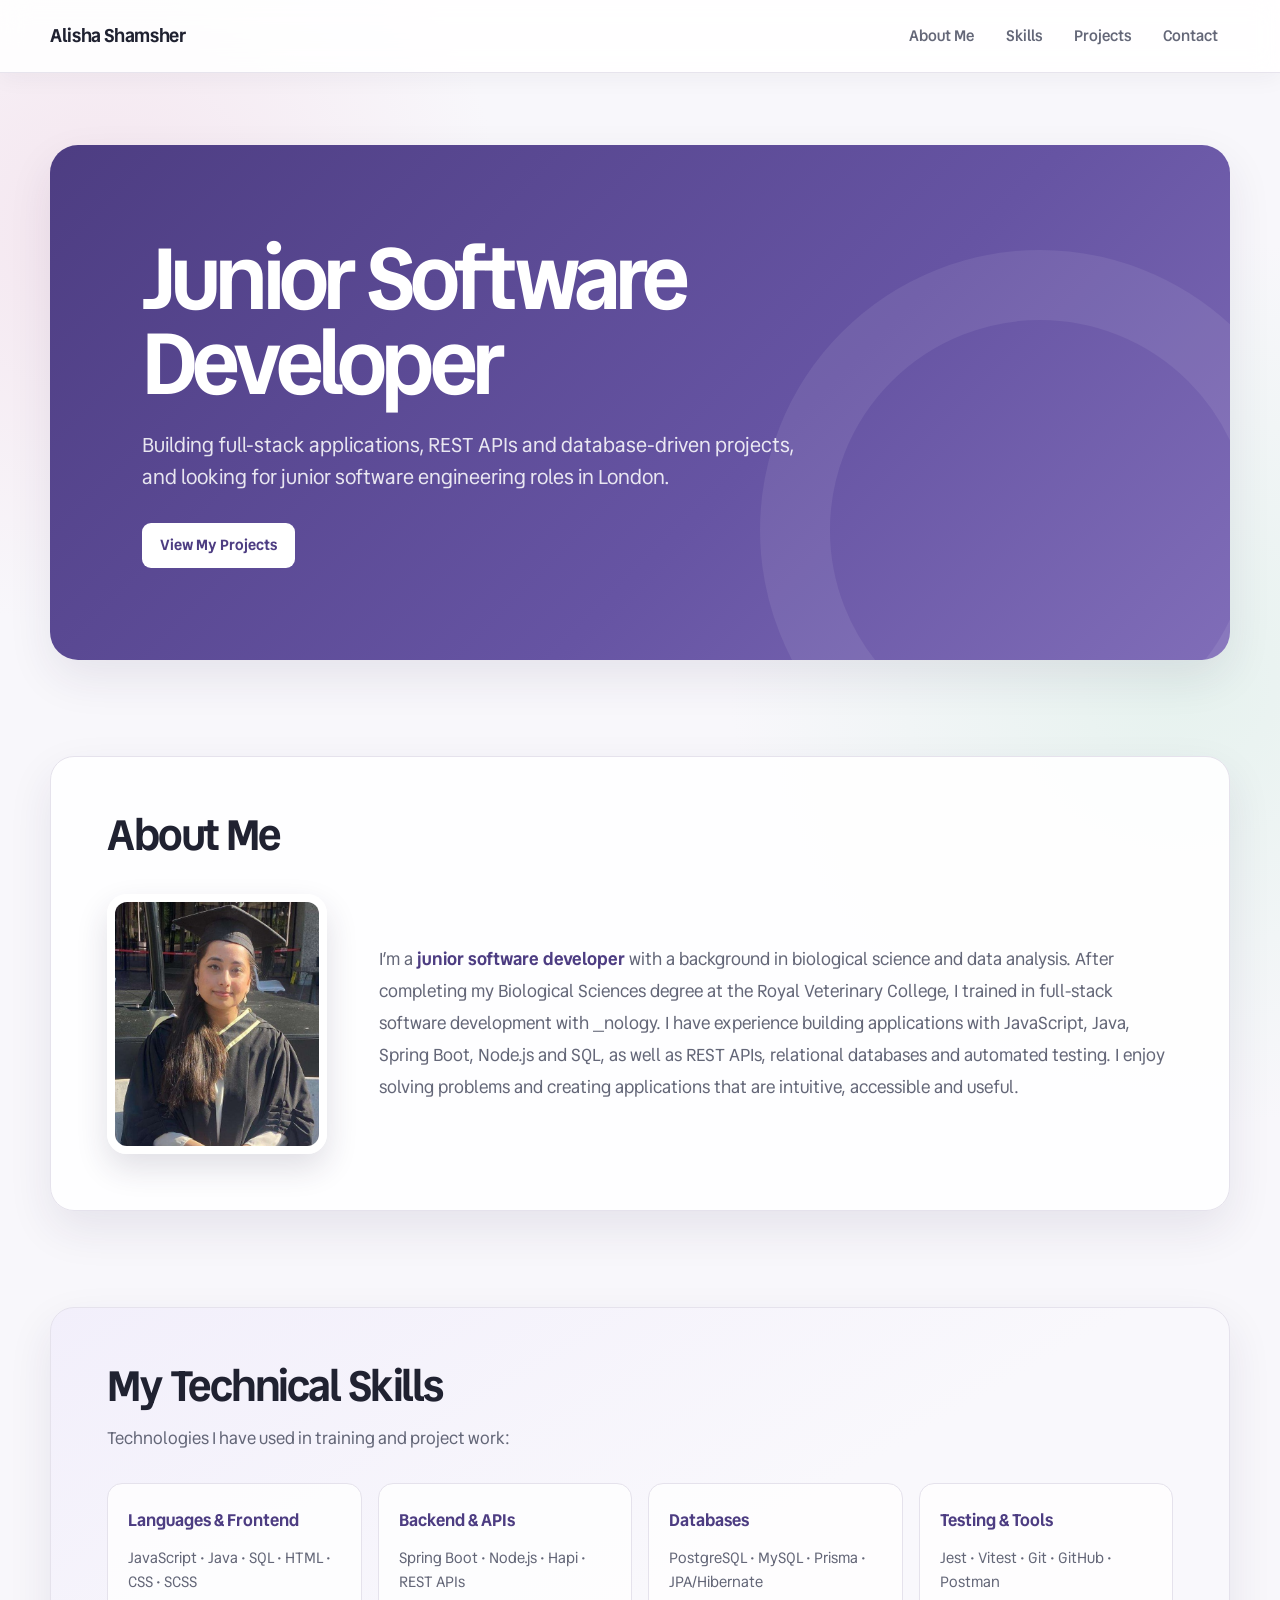
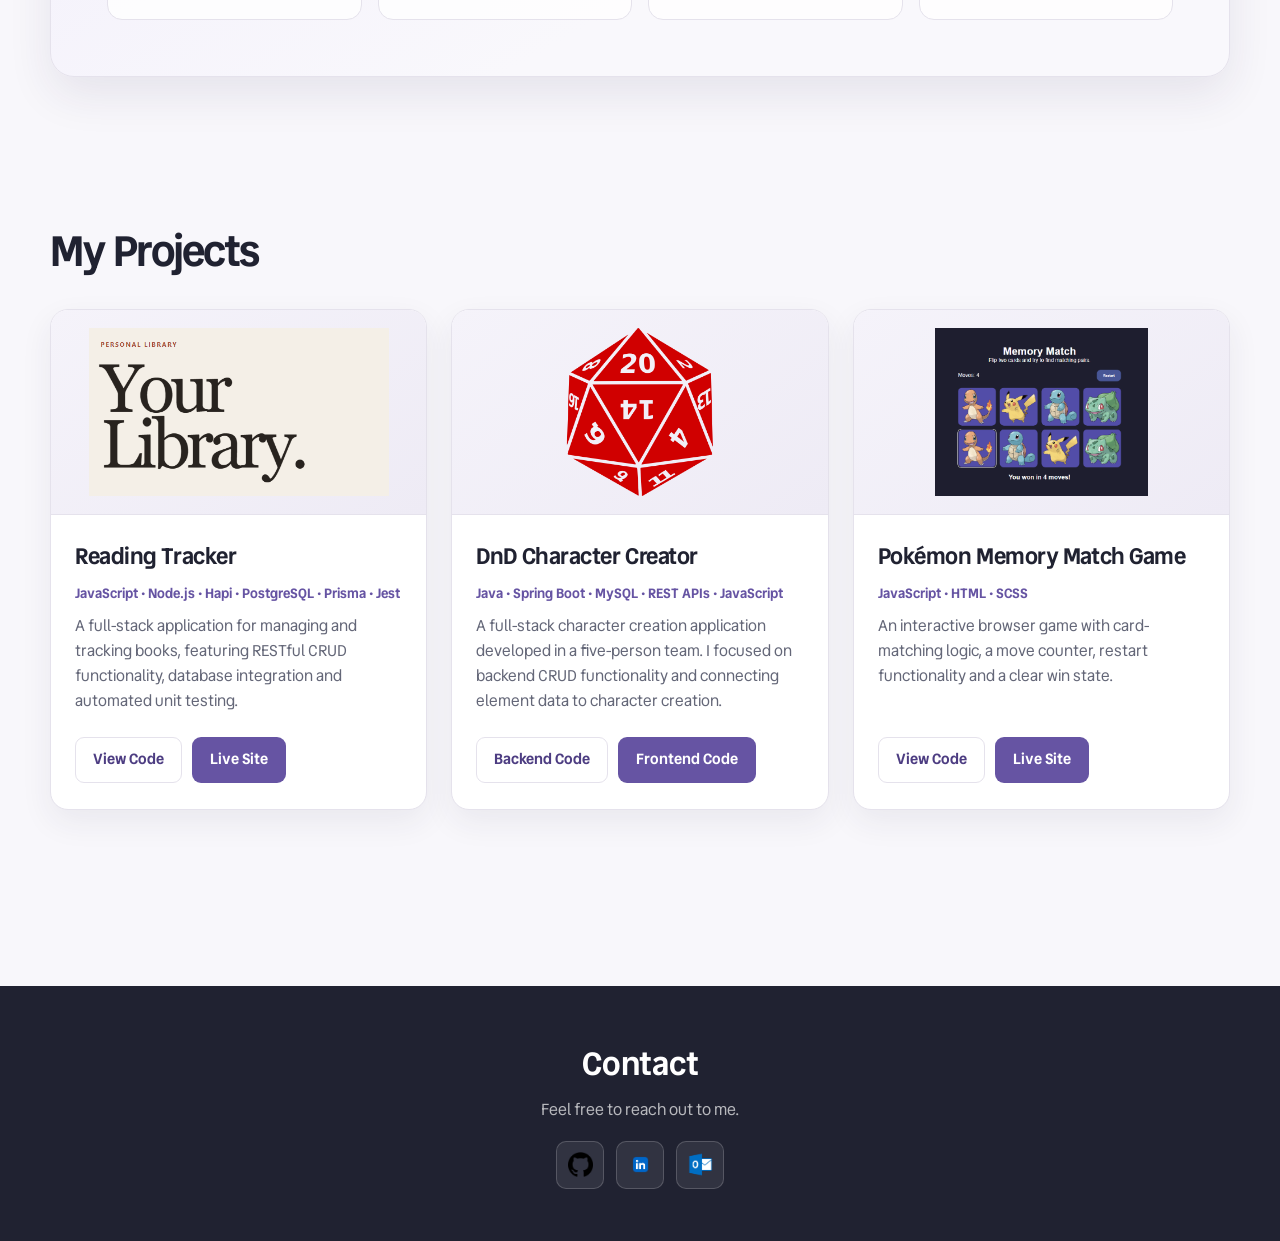
<file: index.html>
<!DOCTYPE html>
<html lang="en">
<head>
    <meta charset="UTF-8">
    <meta name="viewport" content="width=device-width, initial-scale=1.0">
    <meta name="description" content="Portfolio of Alisha Shamsher, a junior software developer based in London.">
    <link rel="preconnect" href="https://fonts.googleapis.com">
    <link rel="preconnect" href="https://fonts.gstatic.com" crossorigin>
    <link href="https://fonts.googleapis.com/css2?family=Vend+Sans:ital,wght@0,300..700;1,300..700&display=swap" rel="stylesheet">
    <link rel="stylesheet" href="port_style.css">
    <title>Alisha Shamsher | Junior Software Developer</title>
</head>
<body>
    <nav class="nav" aria-label="Main navigation">
        <a class="nav__brand" href="#top">Alisha Shamsher</a>

        <div class="nav__links">
            <a href="#about">About Me</a>
            <a href="#skills">Skills</a>
            <a href="#projects">Projects</a>
            <a href="#contact">Contact</a>
        </div>
    </nav>

    <main class="main-body" id="top">
        <header class="header">
            <h1>Junior Software Developer</h1>
            <p>
                Building full-stack applications, REST APIs and database-driven
                projects, and looking for junior software engineering roles in London.
            </p>
            <a class="primary-button" href="#projects">View My Projects</a>
        </header>

        <section class="about" id="about">
            <h2>About Me</h2>

            <div class="about__content">
                <img
                    class="about__profile-pic"
                    src="./Profile_pic.jpg"
                    alt="Alisha Shamsher"
                    width="200"
                >

                <p>
                    I’m a <span class="emphasis">junior software developer</span>
                    with a background in biological science and data analysis. After
                    completing my Biological Sciences degree at the Royal Veterinary
                    College, I trained in full-stack software development with _nology.
                    I have experience building applications with JavaScript, Java,
                    Spring Boot, Node.js and SQL, as well as REST APIs, relational
                    databases and automated testing. I enjoy solving problems and
                    creating applications that are intuitive, accessible and useful.
                </p>
            </div>
        </section>

        <section class="skills" id="skills">
            <h2>My Technical Skills</h2>
            <p>Technologies I have used in training and project work:</p>

            <div class="skills__categories">
                <article class="skills__category">
                    <h3>Languages & Frontend</h3>
                    <p>JavaScript • Java • SQL • HTML • CSS • SCSS</p>
                </article>

                <article class="skills__category">
                    <h3>Backend & APIs</h3>
                    <p>Spring Boot • Node.js • Hapi • REST APIs</p>
                </article>

                <article class="skills__category">
                    <h3>Databases</h3>
                    <p>PostgreSQL • MySQL • Prisma • JPA/Hibernate</p>
                </article>

                <article class="skills__category">
                    <h3>Testing & Tools</h3>
                    <p>Jest • Vitest • Git • GitHub • Postman</p>
                </article>
            </div>
        </section>

        <section class="project-section" id="projects">
            <h2>My Projects</h2>

            <div class="project">
                <article class="project__card">
                    <img src="./Reading_tracker.png" alt="Reading Tracker project preview">
                    <h3>Reading Tracker</h3>
                    <p class="project__technologies">
                        JavaScript • Node.js • Hapi • PostgreSQL • Prisma • Jest
                    </p>
                    <p>
                        A full-stack application for managing and tracking books,
                        featuring RESTful CRUD functionality, database integration
                        and automated unit testing.
                    </p>
                    <div class="project__buttons">
                        <a class="project__button" href="https://github.com/ASham-02/Reading-tracker/tree/main" target="_blank" rel="noopener noreferrer">View Code</a>
                        <a class="project__button" href="https://reading-tracker-1-t5y5.onrender.com" target="_blank" rel="noopener noreferrer">Live Site</a>
                    </div>
                </article>

                <article class="project__card">
                    <img src="./twenty-sided-dice.png" alt="DnD Character Creator project preview">
                    <h3>DnD Character Creator</h3>
                    <p class="project__technologies">
                        Java • Spring Boot • MySQL • REST APIs • JavaScript
                    </p>
                    <p>
                        A full-stack character creation application developed in a
                        five-person team. I focused on backend CRUD functionality and
                        connecting element data to character creation.
                    </p>
                    <div class="project__buttons">
                        <a class="project__button" href="https://github.com/ASham-02/DnD-Group-Project" target="_blank" rel="noopener noreferrer">Backend Code</a>
                        <a class="project__button" href="https://github.com/ASham-02/FrontEnd-Group-Project" target="_blank" rel="noopener noreferrer">Frontend Code</a>
                    </div>
                </article>

                <article class="project__card">
                    <img src="./Pokemon.png" alt="Pokémon Memory Match Game preview">
                    <h3>Pokémon Memory Match Game</h3>
                    <p class="project__technologies">JavaScript • HTML • SCSS</p>
                    <p>
                        An interactive browser game with card-matching logic, a move
                        counter, restart functionality and a clear win state.
                    </p>
                    <div class="project__buttons">
                        <a class="project__button" href="https://github.com/ASham-02/game-project" target="_blank" rel="noopener noreferrer">View Code</a>
                        <a class="project__button" href="https://asham-02.github.io/game-project/" target="_blank" rel="noopener noreferrer">Live Site</a>
                    </div>
                </article>
            </div>
        </section>
    </main>

    <footer class="contact-section" id="contact">
        <h2>Contact</h2>
        <p>Feel free to reach out to me.</p>

        <div class="contact-icons">
            <a href="https://github.com/ASham-02" target="_blank" rel="noopener noreferrer" aria-label="Visit Alisha's GitHub profile">
                <img src="./GI.png" alt="">
            </a>
            <a href="https://www.linkedin.com/in/alisha-s-13855b259/" target="_blank" rel="noopener noreferrer" aria-label="Visit Alisha's LinkedIn profile">
                <img src="./LI.png" alt="">
            </a>
            <a href="mailto:alisha.shamsher@nology.io" aria-label="Email Alisha">
                <img src="./outlook.png" alt="">
            </a>
        </div>
    </footer>
</body>
</html>
</file>
<file: port_style.css>
* {
  box-sizing: border-box;
}

html {
  scroll-behavior: smooth;
  scroll-padding-top: 90px;
}

body {
  margin: 0;
  background: radial-gradient(circle at 8% 8%, rgba(242, 220, 232, 0.65), transparent 25rem), radial-gradient(circle at 92% 24%, rgba(227, 241, 236, 0.85), transparent 28rem), #f8f7fb;
  color: #202231;
  font-family: "Vend Sans", sans-serif;
  line-height: 1.6;
}

a {
  color: inherit;
}

.main-body {
  display: flex;
  flex-direction: column;
  align-items: center;
}

.nav {
  position: sticky;
  z-index: 10;
  top: 0;
  display: flex;
  align-items: center;
  justify-content: space-between;
  gap: 32px;
  width: 100%;
  padding: 16px max(24px, (100% - 1180px) / 2);
  border-bottom: 1px solid rgba(229, 226, 236, 0.9);
  background: rgba(255, 255, 255, 0.88);
  box-shadow: 0 4px 24px rgba(39, 32, 61, 0.05);
  backdrop-filter: blur(14px);
}
.nav__brand {
  font-size: 1.15rem;
  font-weight: 700;
  letter-spacing: -0.02em;
  text-decoration: none;
  white-space: nowrap;
}
.nav__links {
  display: flex;
  justify-content: flex-end;
  gap: 8px;
}
.nav__links a {
  padding: 8px 12px;
  border-radius: 8px;
  color: #646778;
  font-size: 0.95rem;
  font-weight: 600;
  text-decoration: none;
  transition: 0.2s ease;
}
.nav__links a:hover, .nav__links a:focus-visible {
  background-color: #eeeafd;
  color: #4d3d82;
}

.header {
  position: relative;
  isolation: isolate;
  overflow: hidden;
  display: flex;
  flex-direction: column;
  align-items: flex-start;
  width: min(100% - 40px, 1180px);
  margin: 72px auto 48px;
  padding: clamp(48px, 8vw, 92px);
  border-radius: 28px;
  background: linear-gradient(135deg, #4d3d82, #6654a3 60%, #806db8);
  box-shadow: 0 18px 45px rgba(46, 38, 73, 0.09);
  color: white;
}
.header::after {
  position: absolute;
  z-index: -1;
  right: -90px;
  bottom: -150px;
  width: 420px;
  height: 420px;
  border: 70px solid rgba(255, 255, 255, 0.08);
  border-radius: 50%;
  content: "";
}
.header h1 {
  max-width: 760px;
  margin: 0 0 22px;
  font-size: clamp(2.8rem, 7vw, 5.4rem);
  letter-spacing: -0.055em;
  line-height: 0.98;
}
.header p {
  max-width: 680px;
  margin: 0 0 30px;
  color: rgba(255, 255, 255, 0.86);
  font-size: clamp(1.05rem, 2vw, 1.25rem);
}

.primary-button,
.project__button {
  display: inline-flex;
  align-items: center;
  justify-content: center;
  min-height: 44px;
  padding: 10px 17px;
  border: 1px solid transparent;
  border-radius: 9px;
  background-color: #6654a3;
  color: white;
  font-size: 0.92rem;
  font-weight: 700;
  text-decoration: none;
  transition: 0.2s ease;
}
.primary-button:hover, .primary-button:focus-visible,
.project__button:hover,
.project__button:focus-visible {
  background-color: #4d3d82;
  box-shadow: 0 8px 20px rgba(77, 61, 130, 0.22);
  transform: translateY(-2px);
}

.primary-button {
  border-color: rgba(255, 255, 255, 0.5);
  background-color: white;
  color: #4d3d82;
}
.primary-button:hover, .primary-button:focus-visible {
  background-color: #eeeafd;
  color: #4d3d82;
}

.about,
.skills,
.project-section {
  width: min(100% - 40px, 1180px);
  margin: 48px auto;
  padding: 56px;
  border: 1px solid #e5e2ec;
  border-radius: 24px;
  background-color: rgba(255, 255, 255, 0.92);
  box-shadow: 0 18px 45px rgba(46, 38, 73, 0.09);
}
.about > h2,
.skills > h2,
.project-section > h2 {
  margin: 0 0 34px;
  font-size: clamp(2rem, 4vw, 2.65rem);
  letter-spacing: -0.035em;
  line-height: 1.1;
}

.about__content {
  display: grid;
  grid-template-columns: 220px minmax(0, 1fr);
  align-items: center;
  gap: 52px;
}
.about__profile-pic {
  width: 220px;
  height: 260px;
  border: 8px solid white;
  border-radius: 20px;
  box-shadow: 0 14px 32px rgba(46, 38, 73, 0.14);
  object-fit: cover;
}
.about p {
  margin: 0;
  color: #646778;
  font-size: 1.08rem;
  line-height: 1.85;
}

.emphasis {
  color: #4d3d82;
  font-weight: 700;
}

.skills {
  background: linear-gradient(150deg, #f2effb, #f9f8fc 60%);
}
.skills > p {
  margin: -18px 0 30px;
  color: #646778;
  font-size: 1.05rem;
}
.skills__categories {
  display: grid;
  grid-template-columns: repeat(4, minmax(0, 1fr));
  gap: 16px;
}
.skills__category {
  padding: 24px 20px;
  border: 1px solid #e5e2ec;
  border-radius: 15px;
  background-color: rgba(255, 255, 255, 0.8);
}
.skills__category h3 {
  margin: 0 0 12px;
  color: #4d3d82;
  font-size: 1.05rem;
}
.skills__category p {
  margin: 0;
  color: #646778;
  font-size: 0.93rem;
}

.project-section {
  padding-right: 0;
  padding-left: 0;
  border: 0;
  background: transparent;
  box-shadow: none;
}

.project {
  display: grid;
  grid-template-columns: repeat(3, minmax(0, 1fr));
  gap: 24px;
}

.project__card {
  overflow: hidden;
  display: flex;
  flex-direction: column;
  padding: 0 24px 26px;
  border: 1px solid #e5e2ec;
  border-radius: 18px;
  background-color: #ffffff;
  box-shadow: 0 12px 32px rgba(46, 38, 73, 0.07);
  transition: 0.25s ease;
}
.project__card:hover {
  box-shadow: 0 20px 42px rgba(46, 38, 73, 0.12);
  transform: translateY(-5px);
}
.project__card img {
  width: calc(100% + 48px);
  height: 205px;
  margin-left: -24px;
  padding: 18px;
  border-bottom: 1px solid #e5e2ec;
  background: linear-gradient(145deg, #f5f3fa, #eeebf5);
  object-fit: contain;
  object-position: center;
}
.project__card h3 {
  margin: 24px 0 8px;
  font-size: 1.4rem;
  letter-spacing: -0.02em;
}
.project__card > p:not(.project__technologies) {
  margin: 10px 0 0;
  color: #646778;
  font-size: 0.97rem;
}

.project__technologies {
  margin: 0;
  color: #6654a3;
  font-size: 0.84rem;
  font-weight: 700;
  line-height: 1.55;
}

.project__buttons {
  display: flex;
  gap: 10px;
  flex-wrap: wrap;
  margin-top: auto;
  padding-top: 24px;
}
.project__buttons .project__button:first-child {
  border-color: #e5e2ec;
  background-color: white;
  color: #4d3d82;
}
.project__buttons .project__button:first-child:hover, .project__buttons .project__button:first-child:focus-visible {
  border-color: #6654a3;
  background-color: #eeeafd;
  box-shadow: none;
}

.contact-section {
  display: flex;
  flex-direction: column;
  align-items: center;
  width: 100%;
  margin-top: 72px;
  padding: 52px 20px;
  background-color: #202231;
  color: white;
  text-align: center;
}
.contact-section h2 {
  margin: 0;
  font-size: 2rem;
}
.contact-section p {
  margin: 8px 0 18px;
  color: rgba(255, 255, 255, 0.68);
}

.contact-icons {
  display: flex;
  gap: 12px;
}
.contact-icons a {
  display: inline-flex;
  align-items: center;
  justify-content: center;
  width: 48px;
  height: 48px;
  border: 1px solid rgba(255, 255, 255, 0.18);
  border-radius: 10px;
  background-color: rgba(255, 255, 255, 0.08);
  transition: 0.2s ease;
}
.contact-icons a:hover, .contact-icons a:focus-visible {
  background-color: rgba(255, 255, 255, 0.16);
  transform: translateY(-2px);
}
.contact-icons img {
  width: 25px;
  height: 25px;
  object-fit: contain;
}

:focus-visible {
  outline: 3px solid #f2dce8;
  outline-offset: 3px;
}

@media (max-width: 980px) {
  .skills__categories,
  .project {
    grid-template-columns: repeat(2, minmax(0, 1fr));
  }
  .project__card:last-child {
    grid-column: 1/-1;
    width: calc(50% - 12px);
  }
}
@media (max-width: 720px) {
  html {
    scroll-padding-top: 135px;
  }
  .nav {
    flex-direction: column;
    gap: 6px;
    padding: 11px 16px;
  }
  .nav__links {
    justify-content: center;
    gap: 0;
  }
  .header {
    align-items: center;
    margin-top: 32px;
    padding: 48px 24px;
    text-align: center;
  }
  .about,
  .skills {
    padding: 36px 24px;
  }
  .about__content {
    grid-template-columns: 1fr;
    gap: 28px;
    justify-items: center;
  }
  .about__content p {
    text-align: center;
  }
  .about__profile-pic {
    width: 180px;
    height: 210px;
  }
  .skills__categories,
  .project {
    grid-template-columns: 1fr;
  }
  .project__card:last-child {
    grid-column: auto;
    width: auto;
  }
}
@media (max-width: 430px) {
  .nav__links a {
    padding: 7px 8px;
    font-size: 0.82rem;
  }
  .about,
  .skills,
  .project-section,
  .header {
    width: min(100% - 24px, 1180px);
  }
  .project__buttons {
    flex-direction: column;
  }
  .project__buttons a {
    width: 100%;
  }
}
@media (prefers-reduced-motion: reduce) {
  html {
    scroll-behavior: auto;
  }
  *,
  *::before,
  *::after {
    transition-duration: 0.01ms !important;
  }
}

/*# sourceMappingURL=port_style.css.map */
</file>
